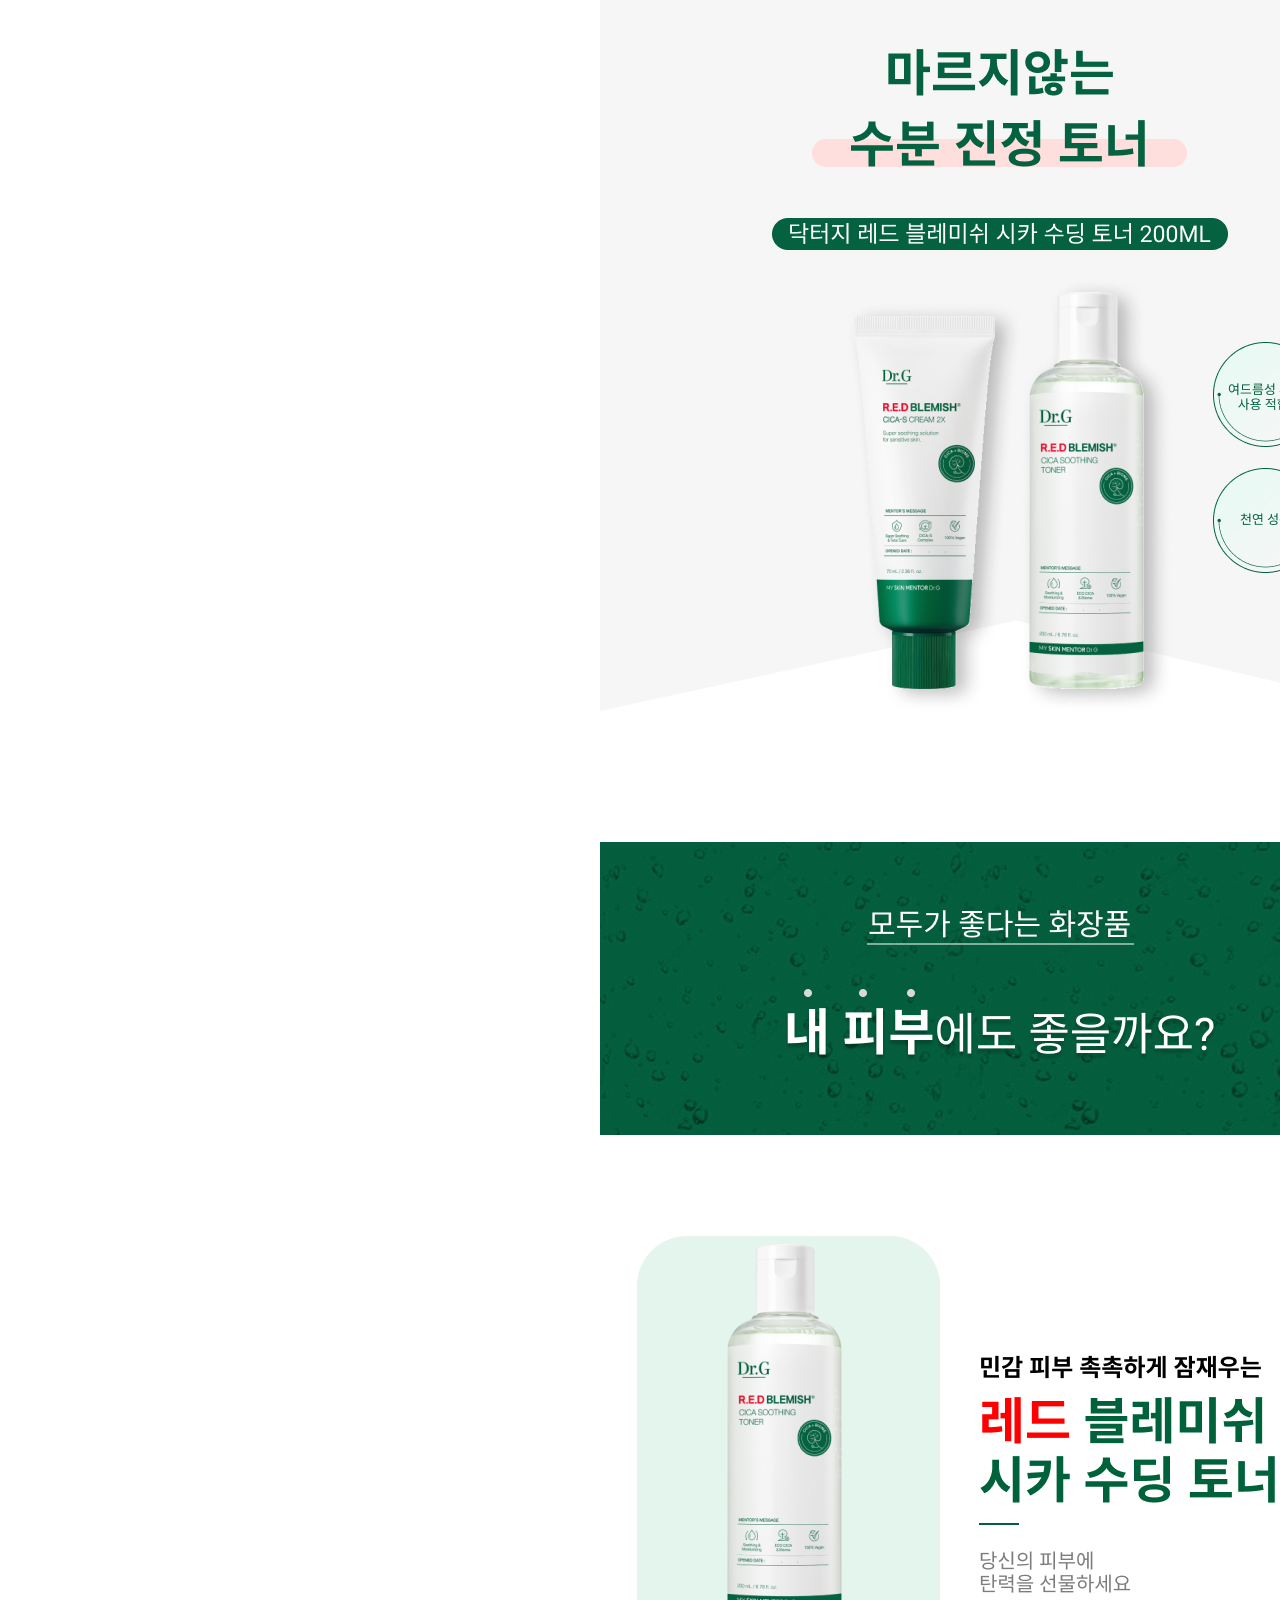
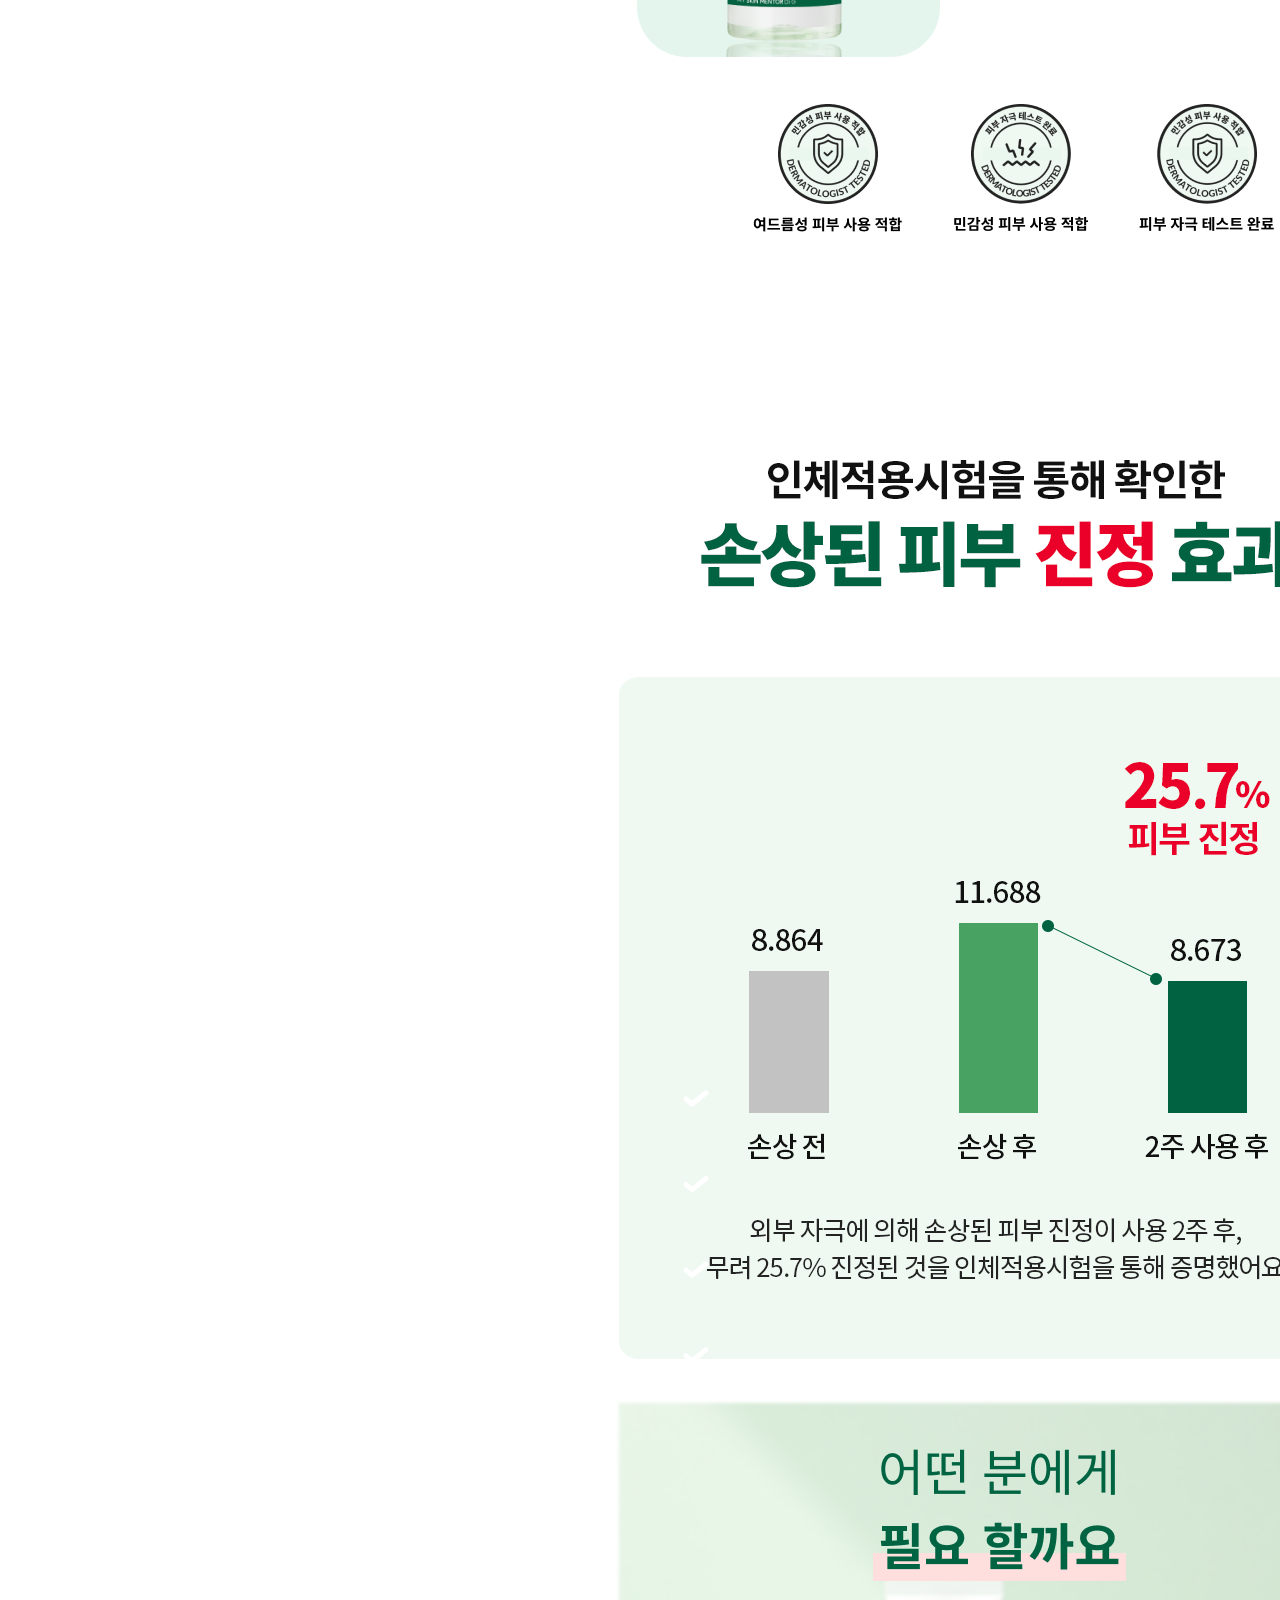
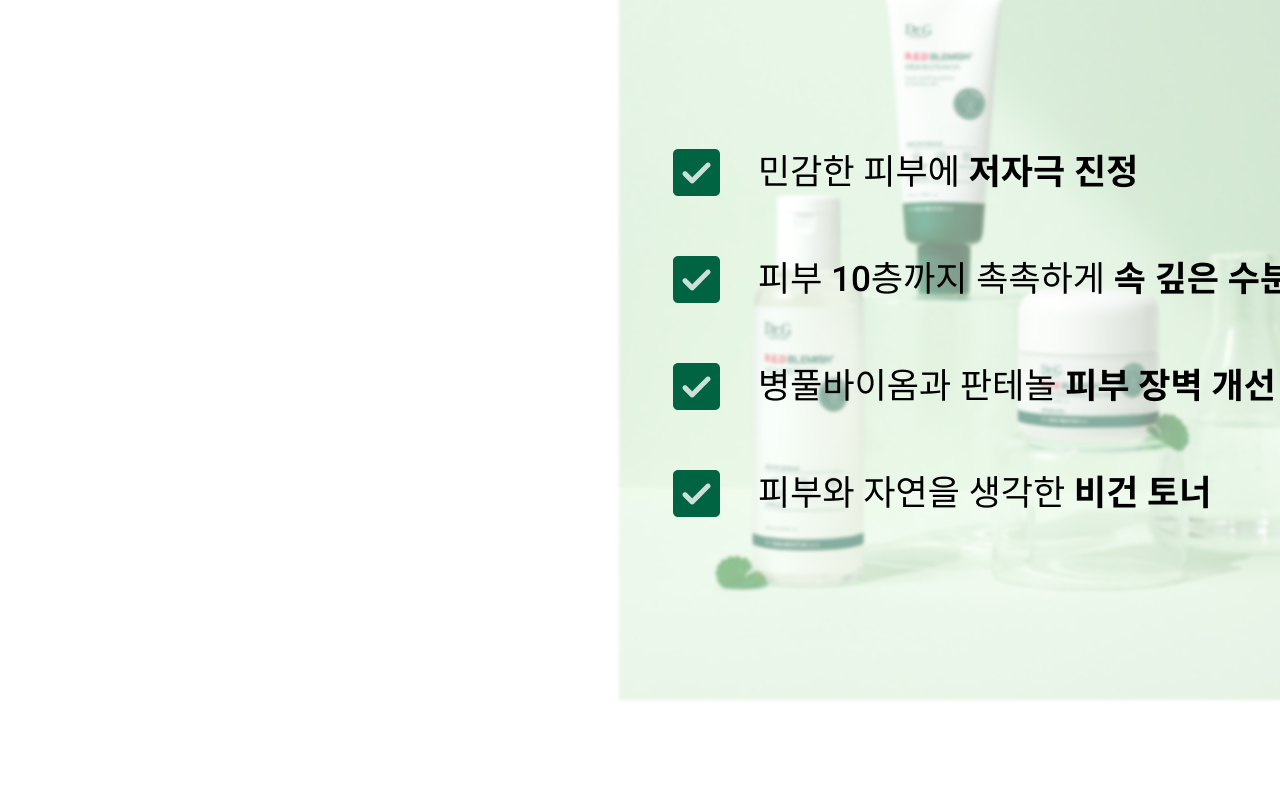
<file: DrG.html>
<!DOCTYPE html>
<html lang="en">
<head>
    <meta charset="UTF-8">
    <meta http-equiv="X-UA-Compatible" content="IE=edge">
    <meta name="viewport" content="width=device-width, initial-scale=1.0">
    <title>Document</title>
    <style>
        *{margin: 0; padding: 0;}
        img{margin-left: 600px;}
    </style>
</head>
<body>
    <img src="./images/A4 - 1.png" alt="DrG">
</body>
</html>
</file>
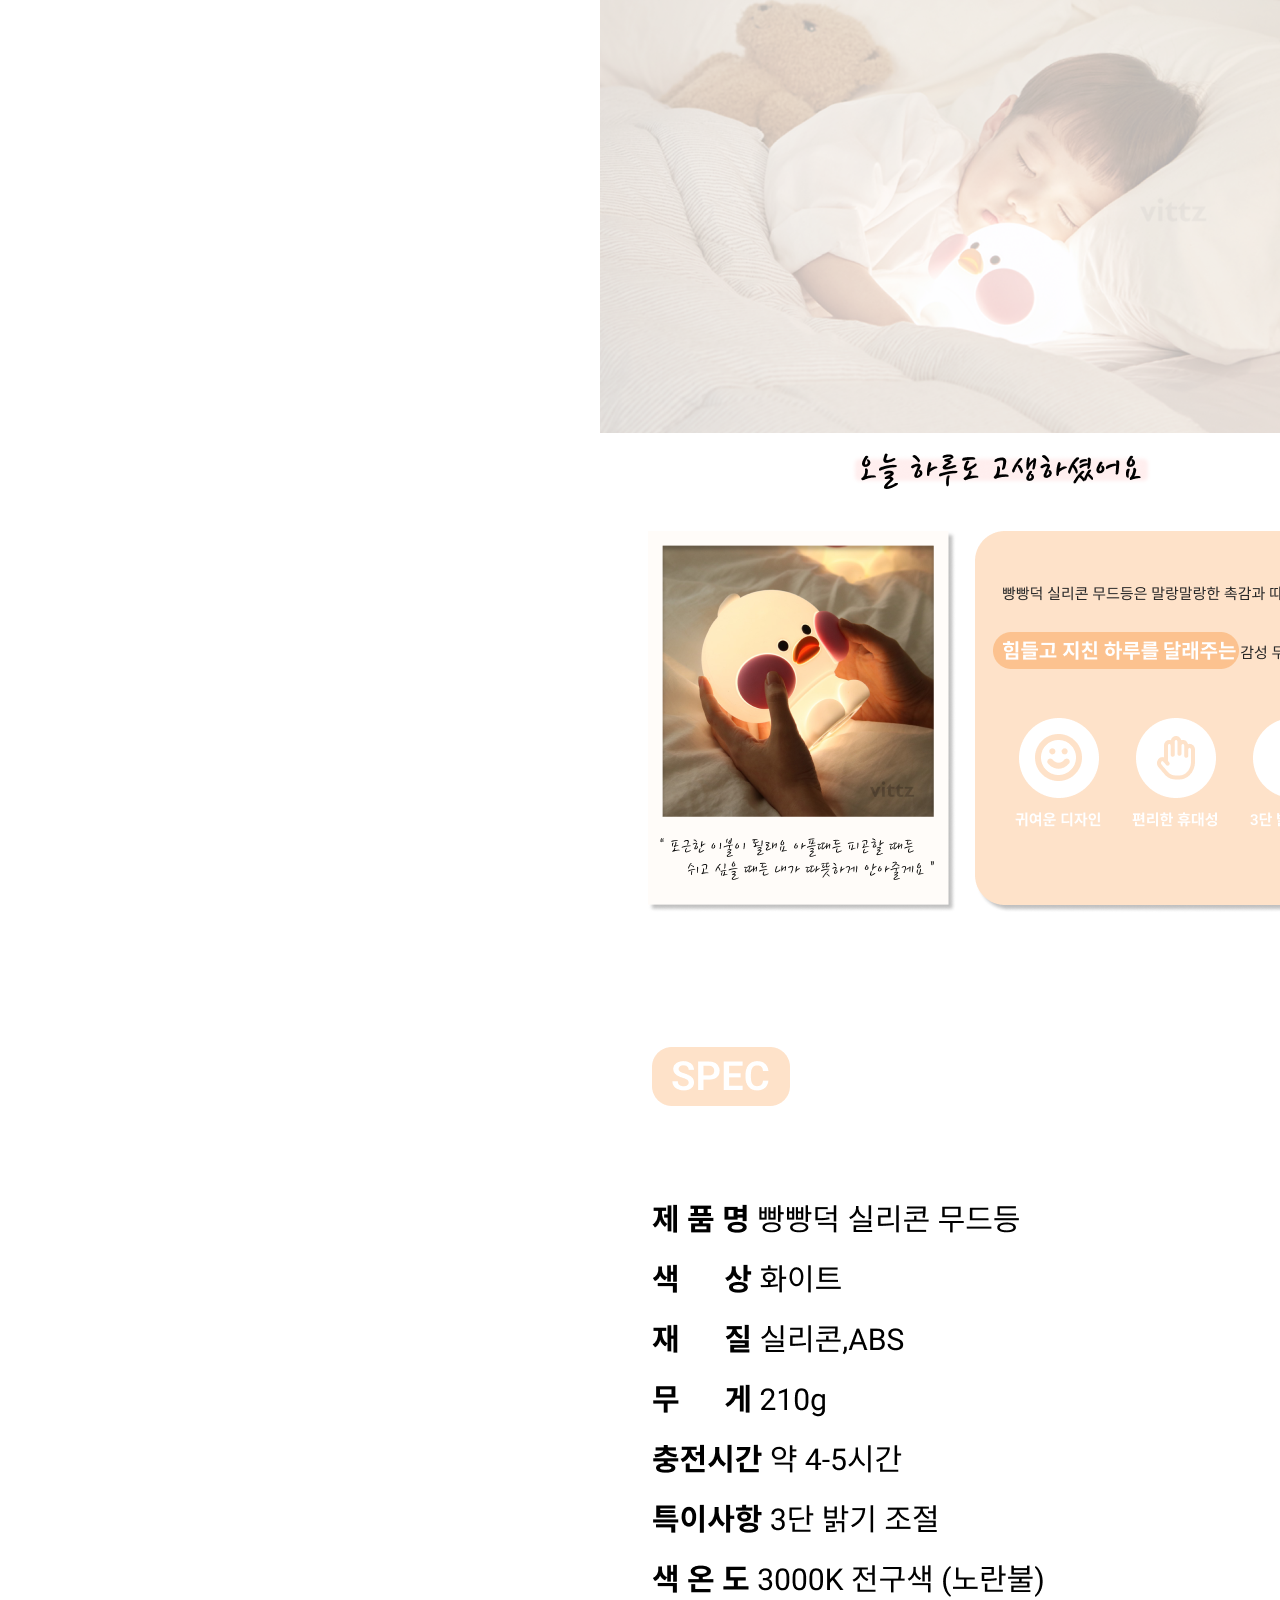
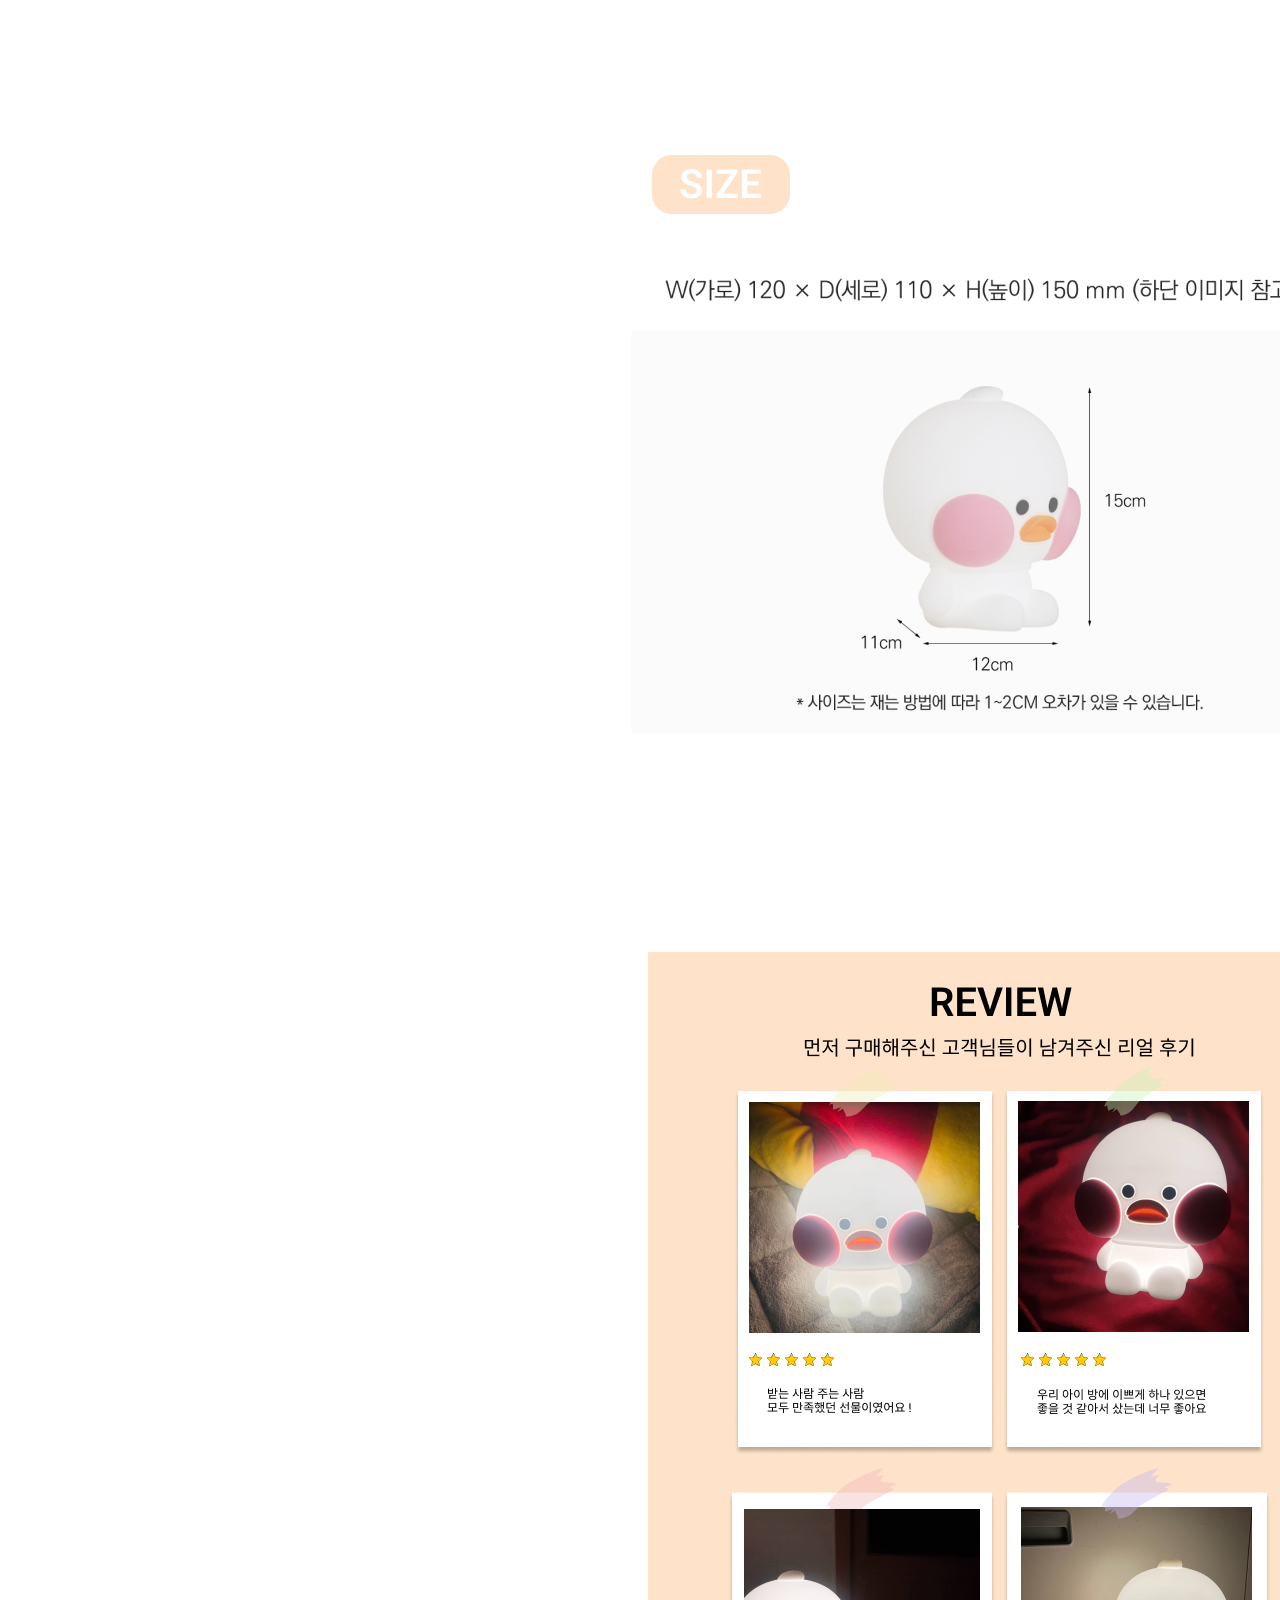
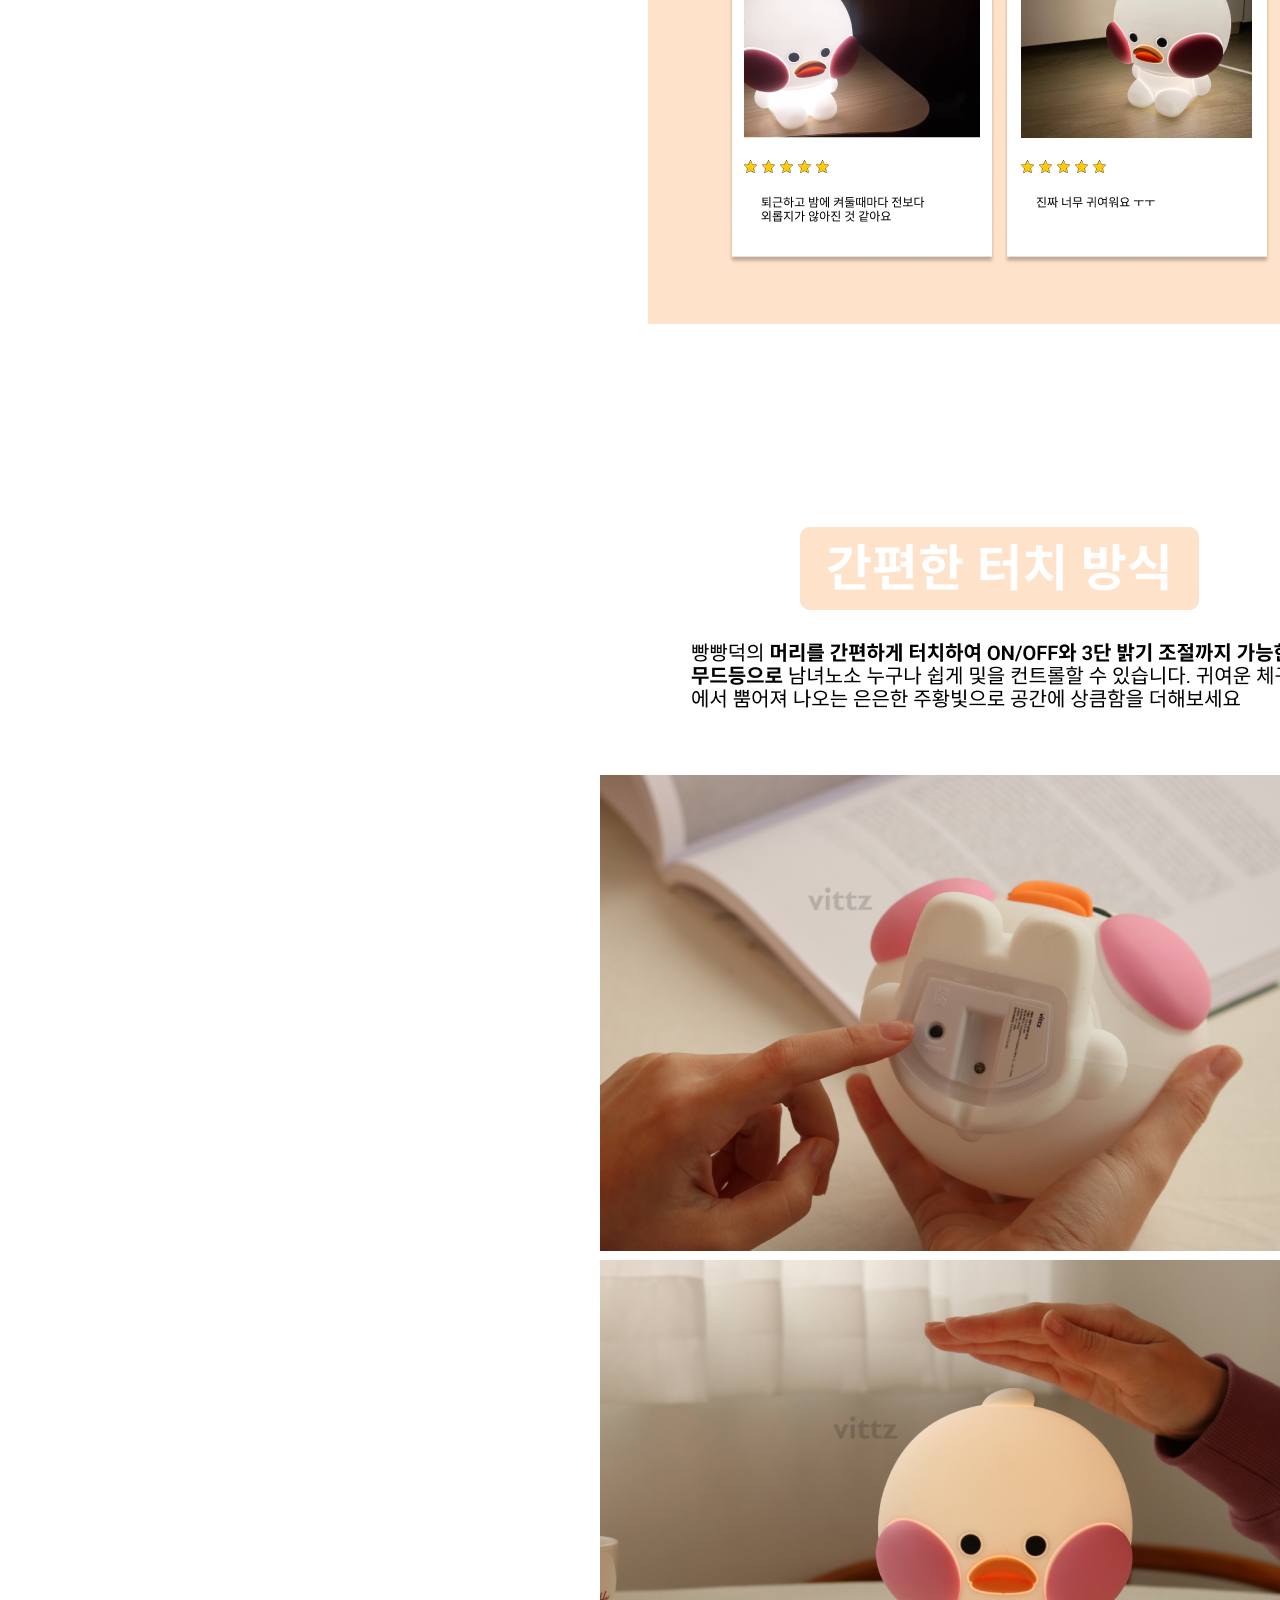
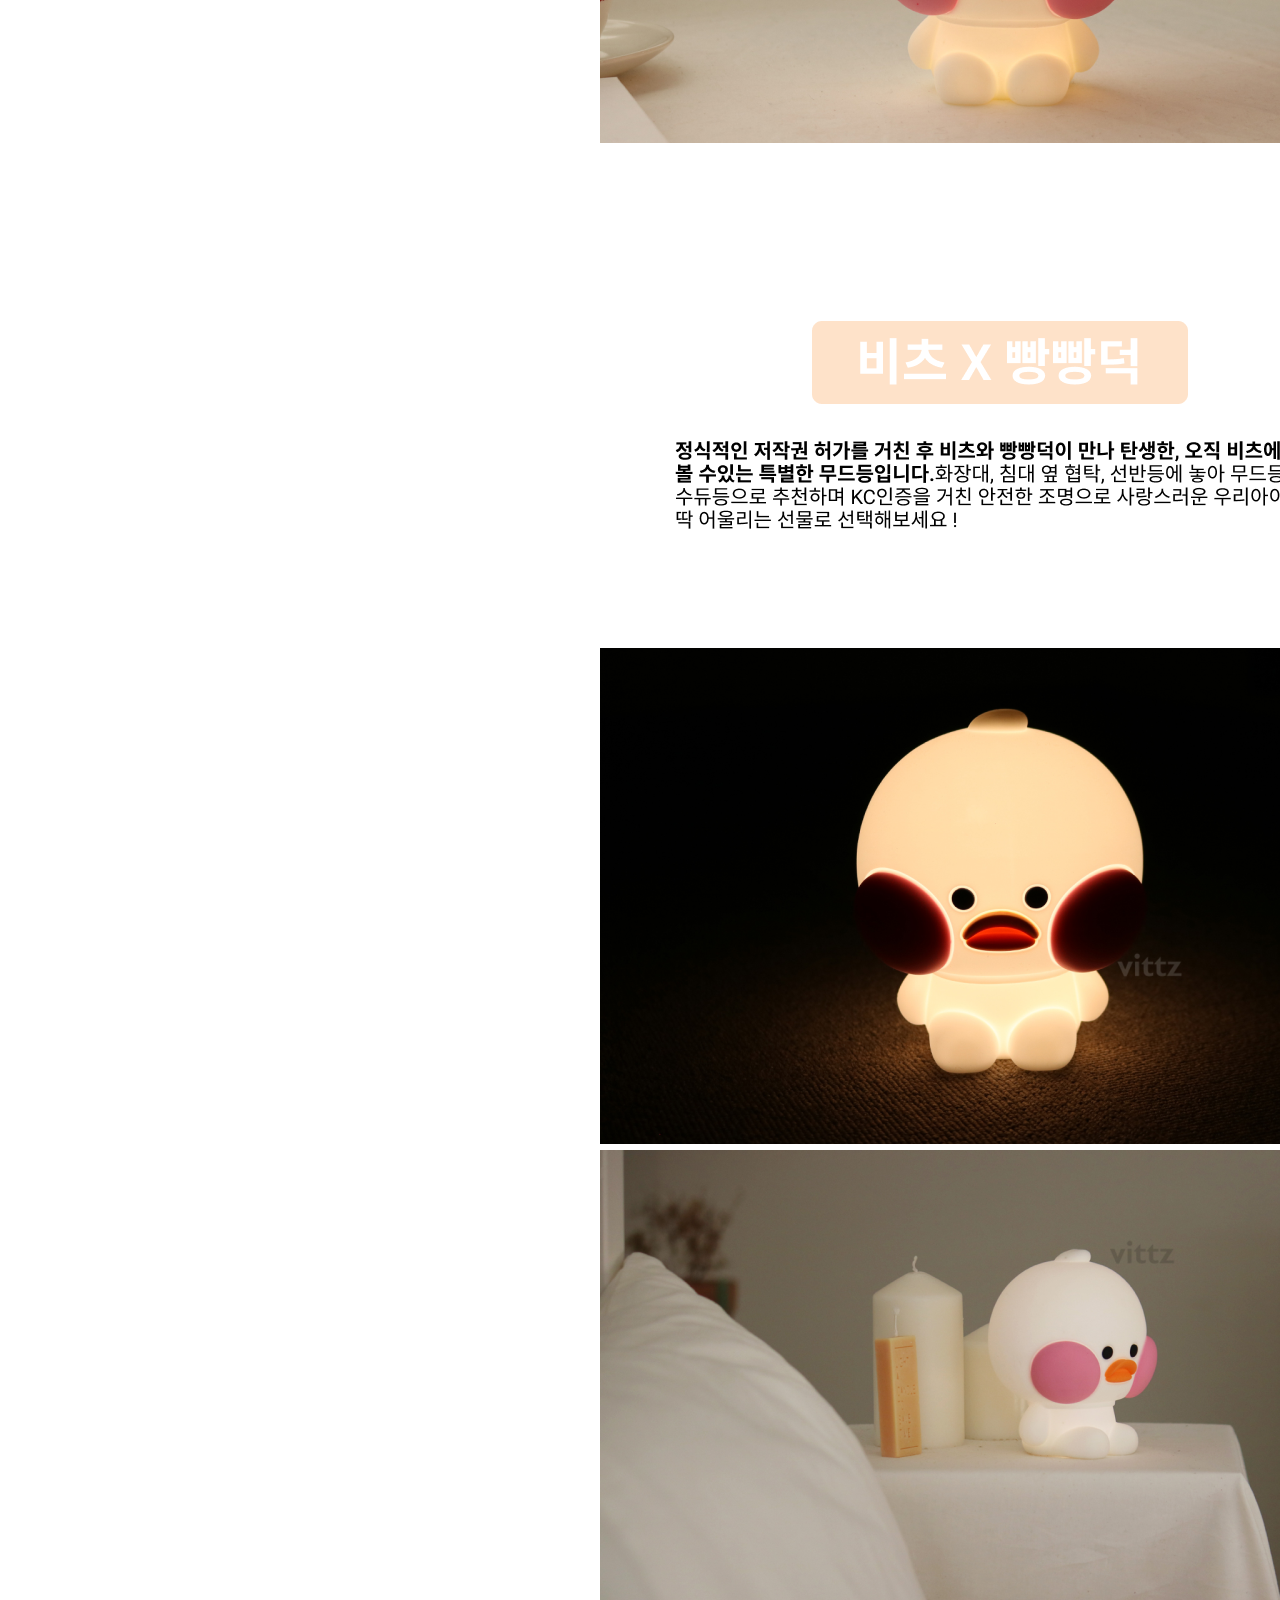
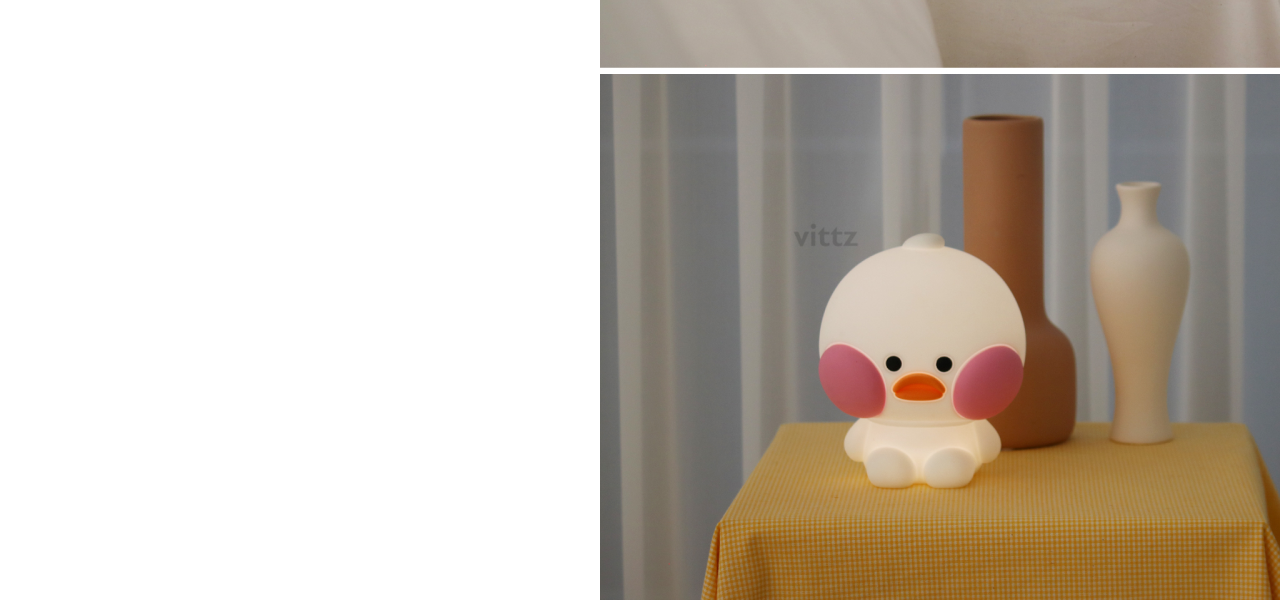
<file: item.html>
<!DOCTYPE html>
<html lang="en">
<head>
    <meta charset="UTF-8">
    <meta http-equiv="X-UA-Compatible" content="IE=edge">
    <meta name="viewport" content="width=device-width, initial-scale=1.0">
    <title>Document</title>
    <style>
        *{margin: 0; padding: 0;}
        img{margin-left: 600px;}</style>
</head>
<body>
    <img src="./images/A4 - 2.png" alt="item">
</body>
</html>
</file>
